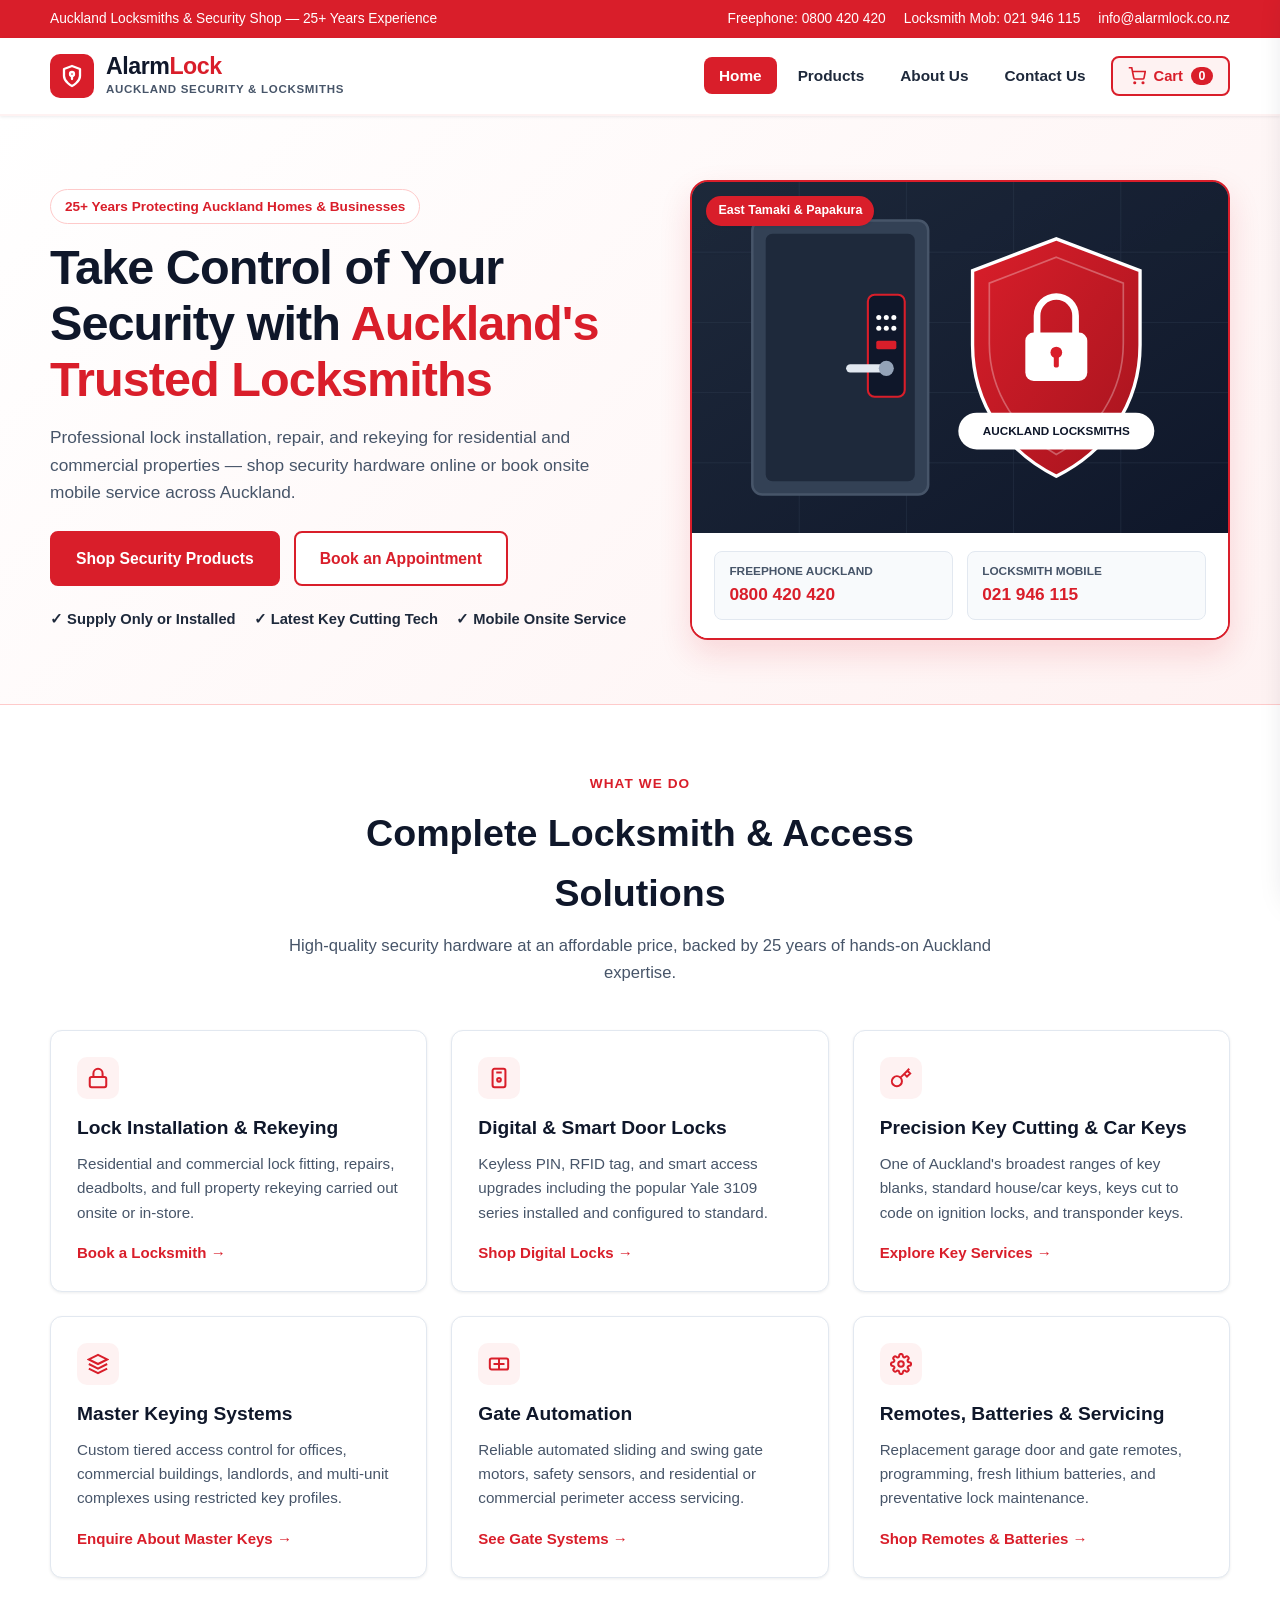
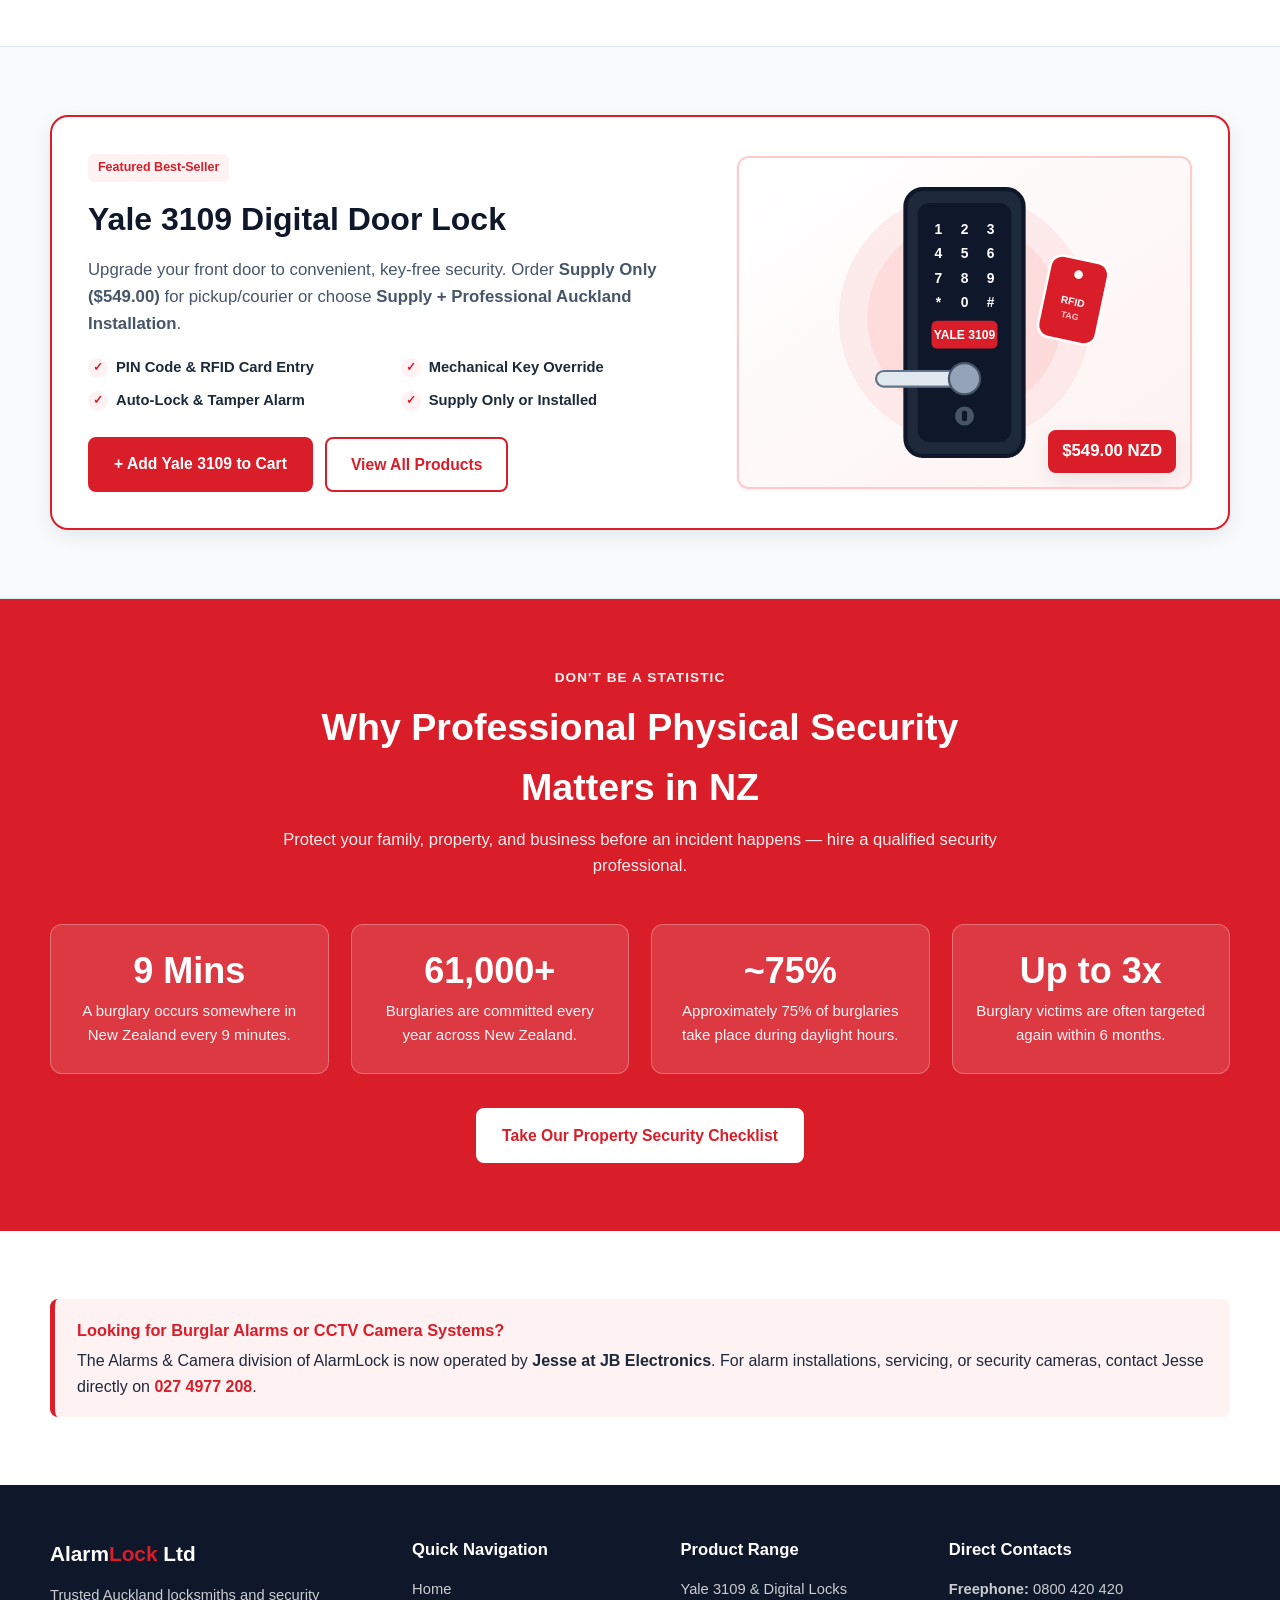
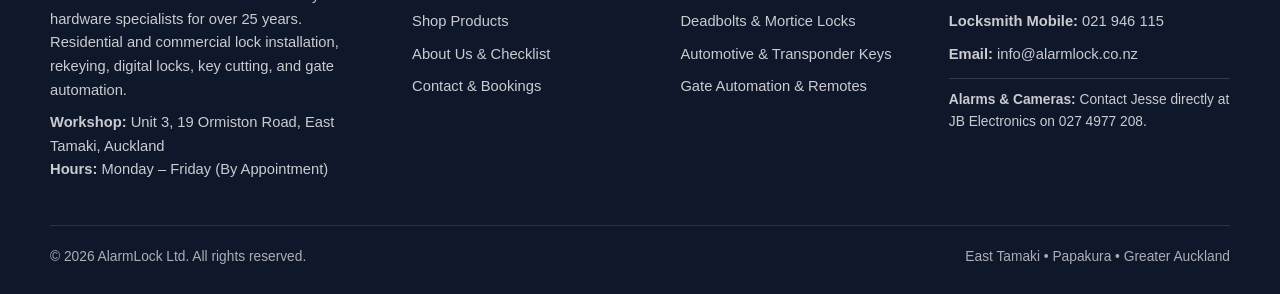
<file: index.html>
<!DOCTYPE html>
<html lang="en-NZ">
<head>
  <meta charset="UTF-8" />
  <meta name="viewport" content="width=device-width, initial-scale=1.0" />
  <title>AlarmLock Auckland | Locksmiths, Digital Locks, Key Cutting &amp; Gate Automation</title>
  <meta name="description" content="Trusted Auckland locksmiths for 25+ years. Shop Yale digital locks, deadbolts, automotive transponder keys, and gate automation, or book an onsite locksmith." />
  <link rel="stylesheet" href="style.css" />
</head>
<body>
  <div class="top-bar">
    <div class="container top-bar-inner">
      <span>Auckland Locksmiths &amp; Security Shop — 25+ Years Experience</span>
      <div class="top-bar-links">
        <a href="tel:0800420420">Freephone: 0800 420 420</a>
        <a href="tel:021946115">Locksmith Mob: 021 946 115</a>
        <a href="mailto:info@alarmlock.co.nz">info@alarmlock.co.nz</a>
      </div>
    </div>
  </div>
  <header class="navbar">
    <div class="container nav-inner">
      <a href="index.html" class="brand" aria-label="AlarmLock Home">
        <div class="brand-icon">
          <svg width="24" height="24" viewBox="0 0 24 24" fill="none" stroke="currentColor" stroke-width="2.3" stroke-linecap="round" stroke-linejoin="round">
            <path d="M12 22s8-4 8-10V5l-8-3-8 3v7c0 6 8 10 8 10z"/>
            <circle cx="12" cy="10" r="2"/>
            <path d="M12 12v3"/>
          </svg>
        </div>
        <div class="brand-text">
          <span class="brand-name">Alarm<span>Lock</span></span>
          <span class="brand-tagline">Auckland Security &amp; Locksmiths</span>
        </div>
      </a>
      <div class="nav-right">
        <ul class="nav-menu" id="navMenu">
          <li><a href="index.html" class="nav-link active">Home</a></li>
          <li><a href="products.html" class="nav-link">Products</a></li>
          <li><a href="about.html" class="nav-link">About Us</a></li>
          <li><a href="contact.html" class="nav-link">Contact Us</a></li>
        </ul>
        <button type="button" class="cart-nav-btn" id="openCartBtn" aria-label="Open Shopping Cart">
          <svg width="18" height="18" viewBox="0 0 24 24" fill="none" stroke="currentColor" stroke-width="2.2">
            <circle cx="9" cy="21" r="1"/><circle cx="20" cy="21" r="1"/>
            <path d="M1 1h4l2.68 13.39a2 2 0 0 0 2 1.61h9.72a2 2 0 0 0 2-1.61L23 6H6"/>
          </svg>
          <span>Cart</span>
          <span class="cart-badge">0</span>
        </button>
        <button class="mobile-toggle" id="mobileToggle" aria-label="Toggle Menu" aria-expanded="false">
          <svg width="24" height="24" viewBox="0 0 24 24" fill="none" stroke="currentColor" stroke-width="2.2">
            <line x1="3" y1="6" x2="21" y2="6"></line>
            <line x1="3" y1="12" x2="21" y2="12"></line>
            <line x1="3" y1="18" x2="21" y2="18"></line>
          </svg>
        </button>
      </div>
    </div>
  </header>
  <section class="hero">
    <div class="container hero-grid">
      <div>
        <span class="badge">25+ Years Protecting Auckland Homes &amp; Businesses</span>
        <h1>Take Control of Your Security with <span>Auckland's Trusted Locksmiths</span></h1>
        <p>Professional lock installation, repair, and rekeying for residential and commercial properties — shop security hardware online or book onsite mobile service across Auckland.</p>
        <div class="hero-actions">
          <a href="products.html" class="btn btn-primary">Shop Security Products</a>
          <a href="contact.html" class="btn btn-outline">Book an Appointment</a>
        </div>
        <div class="hero-trust">
          <span>&#10003; Supply Only or Installed</span>
          <span>&#10003; Latest Key Cutting Tech</span>
          <span>&#10003; Mobile Onsite Service</span>
        </div>
      </div>
      <div class="hero-visual-card">
        <div class="hero-photo-frame">
          <span class="hero-photo-badge">East Tamaki &amp; Papakura</span>
          <img src="images/hero-locksmith.svg" alt="AlarmLock Auckland Residential & Commercial Security" />
        </div>
        <div class="hero-dispatch-strip">
          <div class="dispatch-pill"><small>Freephone Auckland</small><a href="tel:0800420420">0800 420 420</a></div>
          <div class="dispatch-pill"><small>Locksmith Mobile</small><a href="tel:021946115">021 946 115</a></div>
        </div>
      </div>
    </div>
  </section>

  <section class="section">
    <div class="container">
      <div class="section-header">
        <span class="eyebrow">What We Do</span>
        <h2>Complete Locksmith &amp; Access Solutions</h2>
        <p>High-quality security hardware at an affordable price, backed by 25 years of hands-on Auckland expertise.</p>
      </div>
      <div class="grid-3">
        <div class="card">
          <div class="icon-box"><svg width="22" height="22" viewBox="0 0 24 24" fill="none" stroke="currentColor" stroke-width="2.2"><rect x="3" y="11" width="18" height="11" rx="2" ry="2"/><path d="M7 11V7a5 5 0 0 1 10 0v4"/></svg></div>
          <h3>Lock Installation &amp; Rekeying</h3>
          <p>Residential and commercial lock fitting, repairs, deadbolts, and full property rekeying carried out onsite or in-store.</p>
          <a href="contact.html?service=Locksmithing" class="card-link">Book a Locksmith &rarr;</a>
        </div>
        <div class="card">
          <div class="icon-box"><svg width="22" height="22" viewBox="0 0 24 24" fill="none" stroke="currentColor" stroke-width="2.2"><rect x="5" y="2" width="14" height="20" rx="2"/><circle cx="12" cy="14" r="2"/><path d="M9 6h6"/></svg></div>
          <h3>Digital &amp; Smart Door Locks</h3>
          <p>Keyless PIN, RFID tag, and smart access upgrades including the popular Yale 3109 series installed and configured to standard.</p>
          <a href="products.html" class="card-link">Shop Digital Locks &rarr;</a>
        </div>
        <div class="card">
          <div class="icon-box"><svg width="22" height="22" viewBox="0 0 24 24" fill="none" stroke="currentColor" stroke-width="2.2"><path d="M21 2l-2 2m-7.61 7.61a5.5 5.5 0 1 1-7.778 7.778 5.5 5.5 0 0 1 7.777-7.777zm0 0L15.5 7.5m0 0l3 3L22 7l-3-3m-3.5 3.5L19 4"/></svg></div>
          <h3>Precision Key Cutting &amp; Car Keys</h3>
          <p>One of Auckland's broadest ranges of key blanks, standard house/car keys, keys cut to code on ignition locks, and transponder keys.</p>
          <a href="products.html" class="card-link">Explore Key Services &rarr;</a>
        </div>
        <div class="card">
          <div class="icon-box"><svg width="22" height="22" viewBox="0 0 24 24" fill="none" stroke="currentColor" stroke-width="2.2"><path d="M12 2L2 7l10 5 10-5-10-5z"/><path d="M2 17l10 5 10-5"/><path d="M2 12l10 5 10-5"/></svg></div>
          <h3>Master Keying Systems</h3>
          <p>Custom tiered access control for offices, commercial buildings, landlords, and multi-unit complexes using restricted key profiles.</p>
          <a href="contact.html?service=Master%20Keying" class="card-link">Enquire About Master Keys &rarr;</a>
        </div>
        <div class="card">
          <div class="icon-box"><svg width="22" height="22" viewBox="0 0 24 24" fill="none" stroke="currentColor" stroke-width="2.2"><rect x="2" y="6" width="20" height="12" rx="2"/><path d="M6 12h12"/><path d="M12 6v12"/></svg></div>
          <h3>Gate Automation</h3>
          <p>Reliable automated sliding and swing gate motors, safety sensors, and residential or commercial perimeter access servicing.</p>
          <a href="products.html" class="card-link">See Gate Systems &rarr;</a>
        </div>
        <div class="card">
          <div class="icon-box"><svg width="22" height="22" viewBox="0 0 24 24" fill="none" stroke="currentColor" stroke-width="2.2"><circle cx="12" cy="12" r="3"/><path d="M19.4 15a1.65 1.65 0 0 0 .33 1.82l.06.06a2 2 0 0 1-2.83 2.83l-.06-.06a1.65 1.65 0 0 0-1.82-.33 1.65 1.65 0 0 0-1 1.51V21a2 2 0 0 1-4 0v-.09A1.65 1.65 0 0 0 9 19.4a1.65 1.65 0 0 0-1.82.33l-.06.06a2 2 0 0 1-2.83-2.83l.06-.06a1.65 1.65 0 0 0 .33-1.82 1.65 1.65 0 0 0-1.51-1H3a2 2 0 0 1 0-4h.09A1.65 1.65 0 0 0 4.6 9a1.65 1.65 0 0 0-.33-1.82l-.06-.06a2 2 0 0 1 2.83-2.83l.06.06a1.65 1.65 0 0 0 1.82.33H9a1.65 1.65 0 0 0 1-1.51V3a2 2 0 0 1 4 0v.09a1.65 1.65 0 0 0 1 1.51 1.65 1.65 0 0 0 1.82-.33l.06-.06a2 2 0 0 1 2.83 2.83l-.06.06a1.65 1.65 0 0 0-.33 1.82V9a1.65 1.65 0 0 0 1.51 1H21a2 2 0 0 1 0 4h-.09a1.65 1.65 0 0 0-1.51 1z"/></svg></div>
          <h3>Remotes, Batteries &amp; Servicing</h3>
          <p>Replacement garage door and gate remotes, programming, fresh lithium batteries, and preventative lock maintenance.</p>
          <a href="products.html" class="card-link">Shop Remotes &amp; Batteries &rarr;</a>
        </div>
      </div>
    </div>
  </section>

  <section class="section section-alt">
    <div class="container">
      <div class="spotlight">
        <div>
          <span class="product-tag">Featured Best-Seller</span>
          <h2 style="font-size:2rem; color:var(--gray-900); margin:12px 0;">Yale 3109 Digital Door Lock</h2>
          <p style="color:var(--gray-600); font-size:1.05rem;">Upgrade your front door to convenient, key-free security. Order <strong>Supply Only ($549.00)</strong> for pickup/courier or choose <strong>Supply + Professional Auckland Installation</strong>.</p>
          <ul class="feature-list">
            <li>PIN Code &amp; RFID Card Entry</li>
            <li>Mechanical Key Override</li>
            <li>Auto-Lock &amp; Tamper Alarm</li>
            <li>Supply Only or Installed</li>
          </ul>
          <div style="display:flex; flex-wrap:wrap; gap:12px;">
            <button type="button" id="homeSpotlightAddBtn" class="btn btn-primary">+ Add Yale 3109 to Cart</button>
            <a href="products.html" class="btn btn-outline">View All Products</a>
          </div>
        </div>
        <div class="spotlight-photo-box">
          <img src="images/featured-yale-3109.svg" alt="Yale 3109 Digital Mortice Door Lock Featured Best Seller" />
          <span class="spotlight-price-tag">$549.00 NZD</span>
        </div>
      </div>
    </div>
  </section>

  <section class="section section-red">
    <div class="container">
      <div class="section-header">
        <span class="eyebrow">Don't Be a Statistic</span>
        <h2>Why Professional Physical Security Matters in NZ</h2>
        <p>Protect your family, property, and business before an incident happens — hire a qualified security professional.</p>
      </div>
      <div class="grid-4">
        <div class="stat-card"><div class="stat-number">9 Mins</div><div class="stat-label">A burglary occurs somewhere in New Zealand every 9 minutes.</div></div>
        <div class="stat-card"><div class="stat-number">61,000+</div><div class="stat-label">Burglaries are committed every year across New Zealand.</div></div>
        <div class="stat-card"><div class="stat-number">~75%</div><div class="stat-label">Approximately 75% of burglaries take place during daylight hours.</div></div>
        <div class="stat-card"><div class="stat-number">Up to 3x</div><div class="stat-label">Burglary victims are often targeted again within 6 months.</div></div>
      </div>
      <div style="text-align:center; margin-top:34px;">
        <a href="about.html#checklist" class="btn btn-white">Take Our Property Security Checklist</a>
      </div>
    </div>
  </section>

  <section class="section">
    <div class="container">
      <div class="notice-banner" style="margin:0;">
        <h4>Looking for Burglar Alarms or CCTV Camera Systems?</h4>
        <p style="color:var(--gray-800);">The Alarms &amp; Camera division of AlarmLock is now operated by <strong>Jesse at JB Electronics</strong>. For alarm installations, servicing, or security cameras, contact Jesse directly on <a href="tel:0274977208" style="color:var(--red-primary); font-weight:800;">027 4977 208</a>.</p>
      </div>
    </div>
  </section>
  <footer class="footer">
    <div class="container">
      <div class="footer-grid">
        <div>
          <h4 style="font-size:1.3rem;">Alarm<span style="color:#D91E2A;">Lock</span> Ltd</h4>
          <p>Trusted Auckland locksmiths and security hardware specialists for over 25 years. Residential and commercial lock installation, rekeying, digital locks, key cutting, and gate automation.</p>
          <p><strong>Workshop:</strong> Unit 3, 19 Ormiston Road, East Tamaki, Auckland<br>
          <strong>Hours:</strong> Monday – Friday (By Appointment)</p>
        </div>
        <div>
          <h4>Quick Navigation</h4>
          <ul>
            <li><a href="index.html">Home</a></li>
            <li><a href="products.html">Shop Products</a></li>
            <li><a href="about.html">About Us &amp; Checklist</a></li>
            <li><a href="contact.html">Contact &amp; Bookings</a></li>
          </ul>
        </div>
        <div>
          <h4>Product Range</h4>
          <ul>
            <li><a href="products.html">Yale 3109 &amp; Digital Locks</a></li>
            <li><a href="products.html">Deadbolts &amp; Mortice Locks</a></li>
            <li><a href="products.html">Automotive &amp; Transponder Keys</a></li>
            <li><a href="products.html">Gate Automation &amp; Remotes</a></li>
          </ul>
        </div>
        <div>
          <h4>Direct Contacts</h4>
          <p><strong>Freephone:</strong> <a href="tel:0800420420">0800 420 420</a></p>
          <p><strong>Locksmith Mobile:</strong> <a href="tel:021946115">021 946 115</a></p>
          <p><strong>Email:</strong> <a href="mailto:info@alarmlock.co.nz">info@alarmlock.co.nz</a></p>
          <p style="margin-top:12px; font-size:0.86rem; border-top:1px solid rgba(255,255,255,0.15); padding-top:10px;">
            <strong>Alarms &amp; Cameras:</strong> Contact Jesse directly at JB Electronics on <a href="tel:0274977208">027 4977 208</a>.
          </p>
        </div>
      </div>
      <div class="footer-bottom">
        <span>&copy; 2026 AlarmLock Ltd. All rights reserved.</span>
        <span>East Tamaki &bull; Papakura &bull; Greater Auckland</span>
      </div>
    </div>
  </footer>
  <script src="products-data.js"></script>
  <script src="script.js"></script>
</body>
</html>
</file>
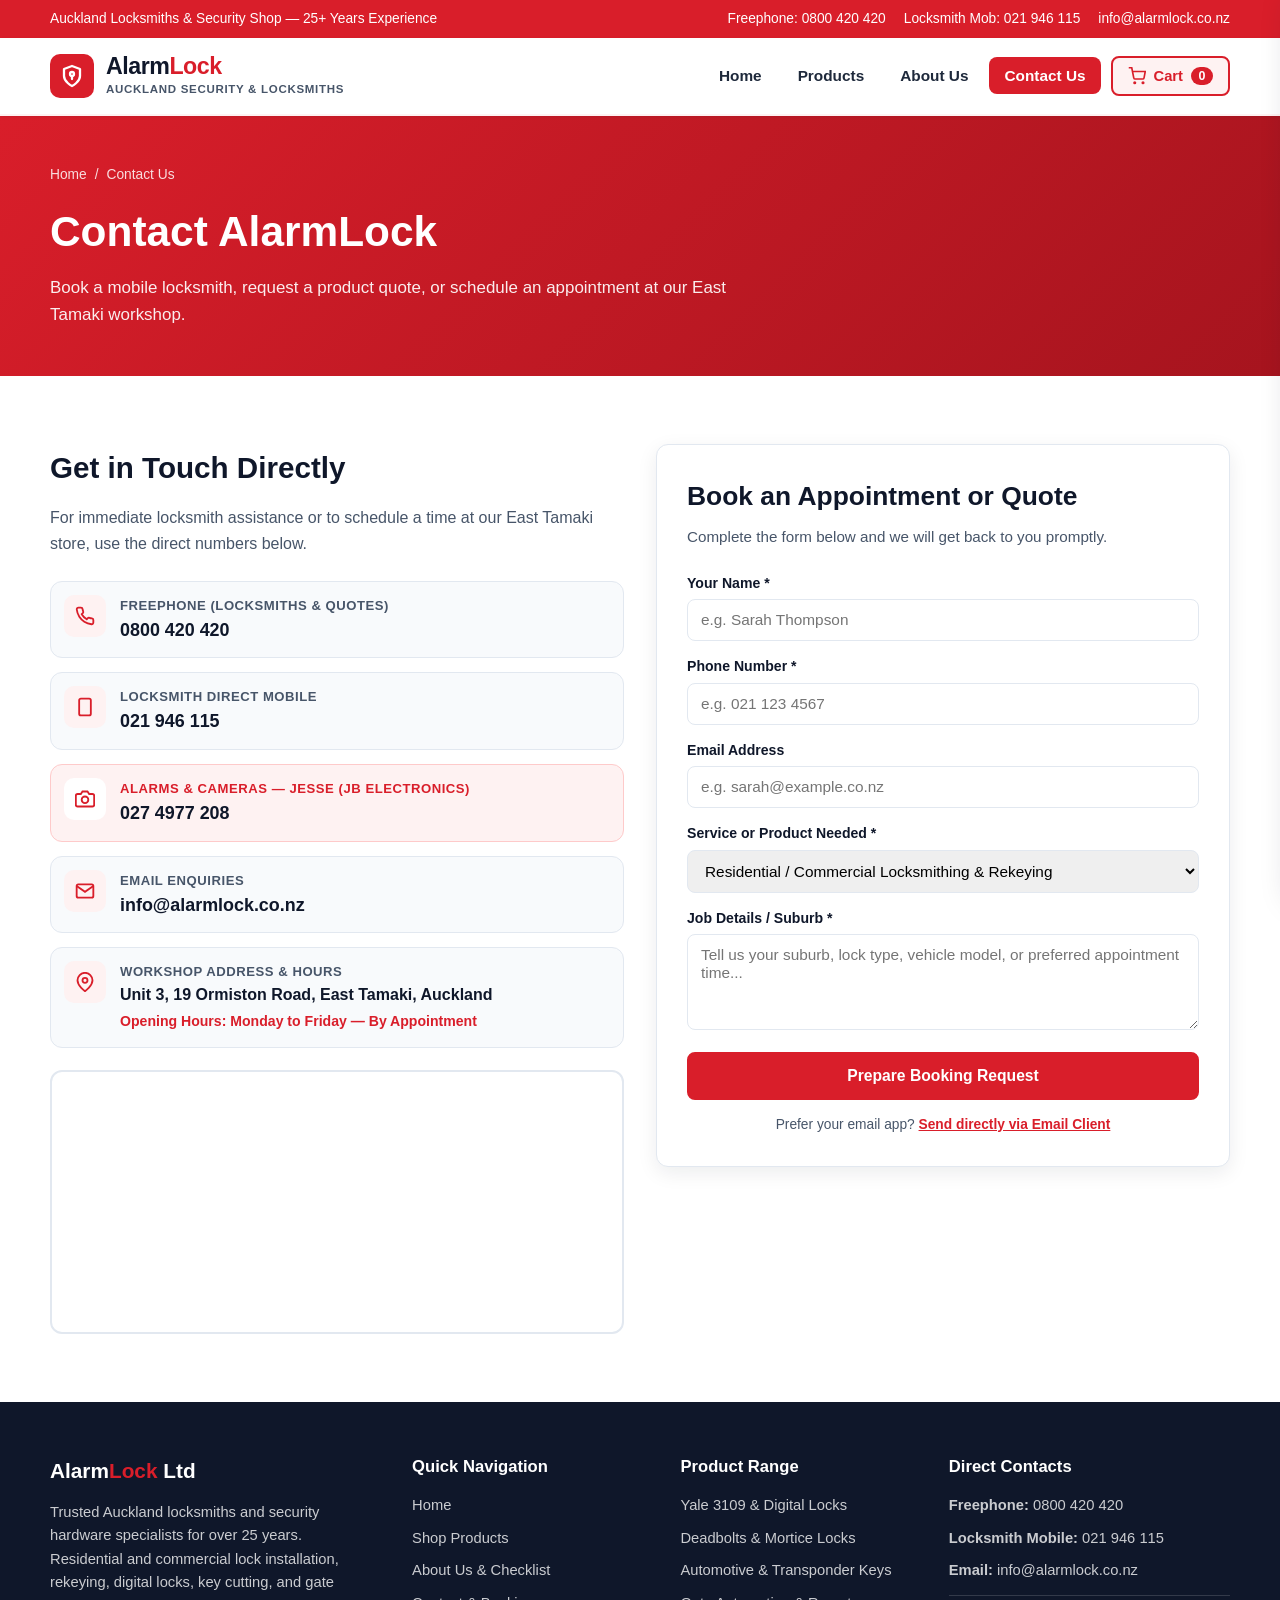
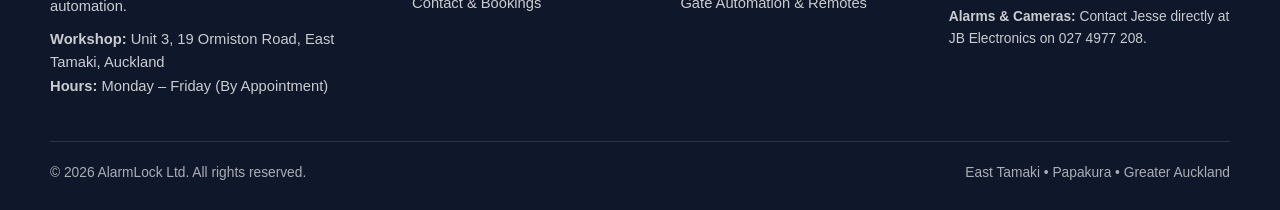
<file: contact.html>
<!DOCTYPE html>
<html lang="en-NZ">
<head>
  <meta charset="UTF-8" />
  <meta name="viewport" content="width=device-width, initial-scale=1.0" />
  <title>Contact Us &amp; Book Appointment | AlarmLock Auckland</title>
  <meta name="description" content="Contact AlarmLock Auckland on 0800 420 420 or 021 946 115. Visit Unit 3, 19 Ormiston Road, East Tamaki (Mon-Fri by appointment) or book a locksmith online." />
  <link rel="stylesheet" href="style.css" />
</head>
<body>
  <div class="top-bar">
    <div class="container top-bar-inner">
      <span>Auckland Locksmiths &amp; Security Shop — 25+ Years Experience</span>
      <div class="top-bar-links">
        <a href="tel:0800420420">Freephone: 0800 420 420</a>
        <a href="tel:021946115">Locksmith Mob: 021 946 115</a>
        <a href="mailto:info@alarmlock.co.nz">info@alarmlock.co.nz</a>
      </div>
    </div>
  </div>
  <header class="navbar">
    <div class="container nav-inner">
      <a href="index.html" class="brand" aria-label="AlarmLock Home">
        <div class="brand-icon">
          <svg width="24" height="24" viewBox="0 0 24 24" fill="none" stroke="currentColor" stroke-width="2.3" stroke-linecap="round" stroke-linejoin="round">
            <path d="M12 22s8-4 8-10V5l-8-3-8 3v7c0 6 8 10 8 10z"/>
            <circle cx="12" cy="10" r="2"/>
            <path d="M12 12v3"/>
          </svg>
        </div>
        <div class="brand-text">
          <span class="brand-name">Alarm<span>Lock</span></span>
          <span class="brand-tagline">Auckland Security &amp; Locksmiths</span>
        </div>
      </a>
      <div class="nav-right">
        <ul class="nav-menu" id="navMenu">
          <li><a href="index.html" class="nav-link">Home</a></li>
          <li><a href="products.html" class="nav-link">Products</a></li>
          <li><a href="about.html" class="nav-link">About Us</a></li>
          <li><a href="contact.html" class="nav-link active">Contact Us</a></li>
        </ul>
        <button type="button" class="cart-nav-btn" id="openCartBtn" aria-label="Open Shopping Cart">
          <svg width="18" height="18" viewBox="0 0 24 24" fill="none" stroke="currentColor" stroke-width="2.2">
            <circle cx="9" cy="21" r="1"/><circle cx="20" cy="21" r="1"/>
            <path d="M1 1h4l2.68 13.39a2 2 0 0 0 2 1.61h9.72a2 2 0 0 0 2-1.61L23 6H6"/>
          </svg>
          <span>Cart</span>
          <span class="cart-badge">0</span>
        </button>
        <button class="mobile-toggle" id="mobileToggle" aria-label="Toggle Menu" aria-expanded="false">
          <svg width="24" height="24" viewBox="0 0 24 24" fill="none" stroke="currentColor" stroke-width="2.2">
            <line x1="3" y1="6" x2="21" y2="6"></line>
            <line x1="3" y1="12" x2="21" y2="12"></line>
            <line x1="3" y1="18" x2="21" y2="18"></line>
          </svg>
        </button>
      </div>
    </div>
  </header>
  <section class="page-header">
    <div class="container">
      <div class="breadcrumb"><a href="index.html">Home</a> <span>/</span> <span>Contact Us</span></div>
      <h1>Contact AlarmLock</h1>
      <p>Book a mobile locksmith, request a product quote, or schedule an appointment at our East Tamaki workshop.</p>
    </div>
  </section>
  <section class="section">
    <div class="container grid-2" style="align-items:start;">
      <div>
        <h2 style="font-size:1.85rem; color:var(--gray-900); margin-bottom:14px;">Get in Touch Directly</h2>
        <p style="color:var(--gray-600); margin-bottom:24px;">For immediate locksmith assistance or to schedule a time at our East Tamaki store, use the direct numbers below.</p>
        <div class="contact-quick-list">
          <div class="contact-quick-item">
            <div class="icon-box"><svg width="20" height="20" viewBox="0 0 24 24" fill="none" stroke="currentColor" stroke-width="2.2"><path d="M22 16.92v3a2 2 0 0 1-2.18 2 19.79 19.79 0 0 1-8.63-3.07 19.5 19.5 0 0 1-6-6 19.79 19.79 0 0 1-3.07-8.67A2 2 0 0 1 4.11 2h3a2 2 0 0 1 2 1.72c.127.96.361 1.903.7 2.81a2 2 0 0 1-.45 2.11L8.09 9.91a16 16 0 0 0 6 6l1.27-1.27a2 2 0 0 1 2.11-.45c.907.339 1.85.573 2.81.7A2 2 0 0 1 22 16.92z"/></svg></div>
            <div><strong>Freephone (Locksmiths &amp; Quotes)</strong><a href="tel:0800420420">0800 420 420</a></div>
          </div>
          <div class="contact-quick-item">
            <div class="icon-box"><svg width="20" height="20" viewBox="0 0 24 24" fill="none" stroke="currentColor" stroke-width="2.2"><rect x="5" y="2" width="14" height="20" rx="2" ry="2"/><line x1="12" y1="18" x2="12.01" y2="18"/></svg></div>
            <div><strong>Locksmith Direct Mobile</strong><a href="tel:021946115">021 946 115</a></div>
          </div>
          <div class="contact-quick-item" style="border-color:var(--red-border); background-color:var(--red-light);">
            <div class="icon-box" style="background-color:var(--white);"><svg width="20" height="20" viewBox="0 0 24 24" fill="none" stroke="currentColor" stroke-width="2.2"><path d="M23 19a2 2 0 0 1-2 2H3a2 2 0 0 1-2-2V8a2 2 0 0 1 2-2h4l2-3h6l2 3h4a2 2 0 0 1 2 2z"/><circle cx="12" cy="13" r="4"/></svg></div>
            <div><strong style="color:var(--red-primary);">Alarms &amp; Cameras — Jesse (JB Electronics)</strong><a href="tel:0274977208">027 4977 208</a></div>
          </div>
          <div class="contact-quick-item">
            <div class="icon-box"><svg width="20" height="20" viewBox="0 0 24 24" fill="none" stroke="currentColor" stroke-width="2.2"><path d="M4 4h16c1.1 0 2 .9 2 2v12c0 1.1-.9 2-2 2H4c-1.1 0-2-.9-2-2V6c0-1.1.9-2 2-2z"/><polyline points="22,6 12,13 2,6"/></svg></div>
            <div><strong>Email Enquiries</strong><a href="mailto:info@alarmlock.co.nz">info@alarmlock.co.nz</a></div>
          </div>
          <div class="contact-quick-item">
            <div class="icon-box"><svg width="20" height="20" viewBox="0 0 24 24" fill="none" stroke="currentColor" stroke-width="2.2"><path d="M21 10c0 7-9 13-9 13s-9-6-9-13a9 9 0 0 1 18 0z"/><circle cx="12" cy="10" r="3"/></svg></div>
            <div><strong>Workshop Address &amp; Hours</strong><span style="font-size:1rem; display:block;">Unit 3, 19 Ormiston Road, East Tamaki, Auckland</span><span style="font-size:0.88rem; font-weight:600; color:var(--red-primary);">Opening Hours: Monday to Friday — By Appointment</span></div>
          </div>
        </div>
        <div class="map-wrapper">
          <iframe title="AlarmLock East Tamaki Location Map" width="100%" height="260" style="border:0; display:block;" loading="lazy" referrerpolicy="no-referrer-when-downgrade" src="https://www.openstreetmap.org/export/embed.html?bbox=174.8895%2C-36.9685%2C174.9045%2C-36.9605&amp;layer=mapnik&amp;marker=-36.9645%2C174.8970"></iframe>
        </div>
      </div>
      <div class="form-card">
        <h2 style="font-size:1.65rem; color:var(--gray-900); margin-bottom:8px;">Book an Appointment or Quote</h2>
        <p style="color:var(--gray-600); font-size:0.95rem; margin-bottom:22px;">Complete the form below and we will get back to you promptly.</p>
        <form id="bookingForm">
          <div class="form-group"><label for="fullName">Your Name *</label><input type="text" id="fullName" class="form-control" placeholder="e.g. Sarah Thompson" required /></div>
          <div class="form-group"><label for="phone">Phone Number *</label><input type="tel" id="phone" class="form-control" placeholder="e.g. 021 123 4567" required /></div>
          <div class="form-group"><label for="email">Email Address</label><input type="email" id="email" class="form-control" placeholder="e.g. sarah@example.co.nz" /></div>
          <div class="form-group">
            <label for="serviceSelect">Service or Product Needed *</label>
            <select id="serviceSelect" class="form-control" required>
              <option value="Locksmithing & Rekeying">Residential / Commercial Locksmithing &amp; Rekeying</option>
              <option value="Digital Lock (Yale 3109)">Digital Door Lock (Yale 3109 / Smart Lock)</option>
              <option value="Key Cutting & Automotive Keys">Key Cutting / Transponder Car Key</option>
              <option value="Master Keying System">Master Keying System</option>
              <option value="Gate Automation & Remotes">Gate Automation / Garage &amp; Gate Remotes</option>
              <option value="Workshop Appointment (East Tamaki)">In-Store Appointment (19 Ormiston Rd, East Tamaki)</option>
            </select>
          </div>
          <div class="form-group"><label for="message">Job Details / Suburb *</label><textarea id="message" rows="4" class="form-control" placeholder="Tell us your suburb, lock type, vehicle model, or preferred appointment time..." required></textarea></div>
          <button type="submit" class="btn btn-primary" style="width:100%;">Prepare Booking Request</button>
          <div id="formSuccess" class="alert-success"></div>
          <p style="margin-top:14px; font-size:0.86rem; color:var(--gray-600); text-align:center;">Prefer your email app? <a id="mailtoFallback" href="mailto:info@alarmlock.co.nz" style="color:var(--red-primary); font-weight:700; text-decoration:underline;">Send directly via Email Client</a></p>
        </form>
      </div>
    </div>
  </section>
  <footer class="footer">
    <div class="container">
      <div class="footer-grid">
        <div>
          <h4 style="font-size:1.3rem;">Alarm<span style="color:#D91E2A;">Lock</span> Ltd</h4>
          <p>Trusted Auckland locksmiths and security hardware specialists for over 25 years. Residential and commercial lock installation, rekeying, digital locks, key cutting, and gate automation.</p>
          <p><strong>Workshop:</strong> Unit 3, 19 Ormiston Road, East Tamaki, Auckland<br>
          <strong>Hours:</strong> Monday – Friday (By Appointment)</p>
        </div>
        <div>
          <h4>Quick Navigation</h4>
          <ul>
            <li><a href="index.html">Home</a></li>
            <li><a href="products.html">Shop Products</a></li>
            <li><a href="about.html">About Us &amp; Checklist</a></li>
            <li><a href="contact.html">Contact &amp; Bookings</a></li>
          </ul>
        </div>
        <div>
          <h4>Product Range</h4>
          <ul>
            <li><a href="products.html">Yale 3109 &amp; Digital Locks</a></li>
            <li><a href="products.html">Deadbolts &amp; Mortice Locks</a></li>
            <li><a href="products.html">Automotive &amp; Transponder Keys</a></li>
            <li><a href="products.html">Gate Automation &amp; Remotes</a></li>
          </ul>
        </div>
        <div>
          <h4>Direct Contacts</h4>
          <p><strong>Freephone:</strong> <a href="tel:0800420420">0800 420 420</a></p>
          <p><strong>Locksmith Mobile:</strong> <a href="tel:021946115">021 946 115</a></p>
          <p><strong>Email:</strong> <a href="mailto:info@alarmlock.co.nz">info@alarmlock.co.nz</a></p>
          <p style="margin-top:12px; font-size:0.86rem; border-top:1px solid rgba(255,255,255,0.15); padding-top:10px;">
            <strong>Alarms &amp; Cameras:</strong> Contact Jesse directly at JB Electronics on <a href="tel:0274977208">027 4977 208</a>.
          </p>
        </div>
      </div>
      <div class="footer-bottom">
        <span>&copy; 2026 AlarmLock Ltd. All rights reserved.</span>
        <span>East Tamaki &bull; Papakura &bull; Greater Auckland</span>
      </div>
    </div>
  </footer>
  <script src="products-data.js"></script>
  <script src="script.js"></script>
</body>
</html>
</file>
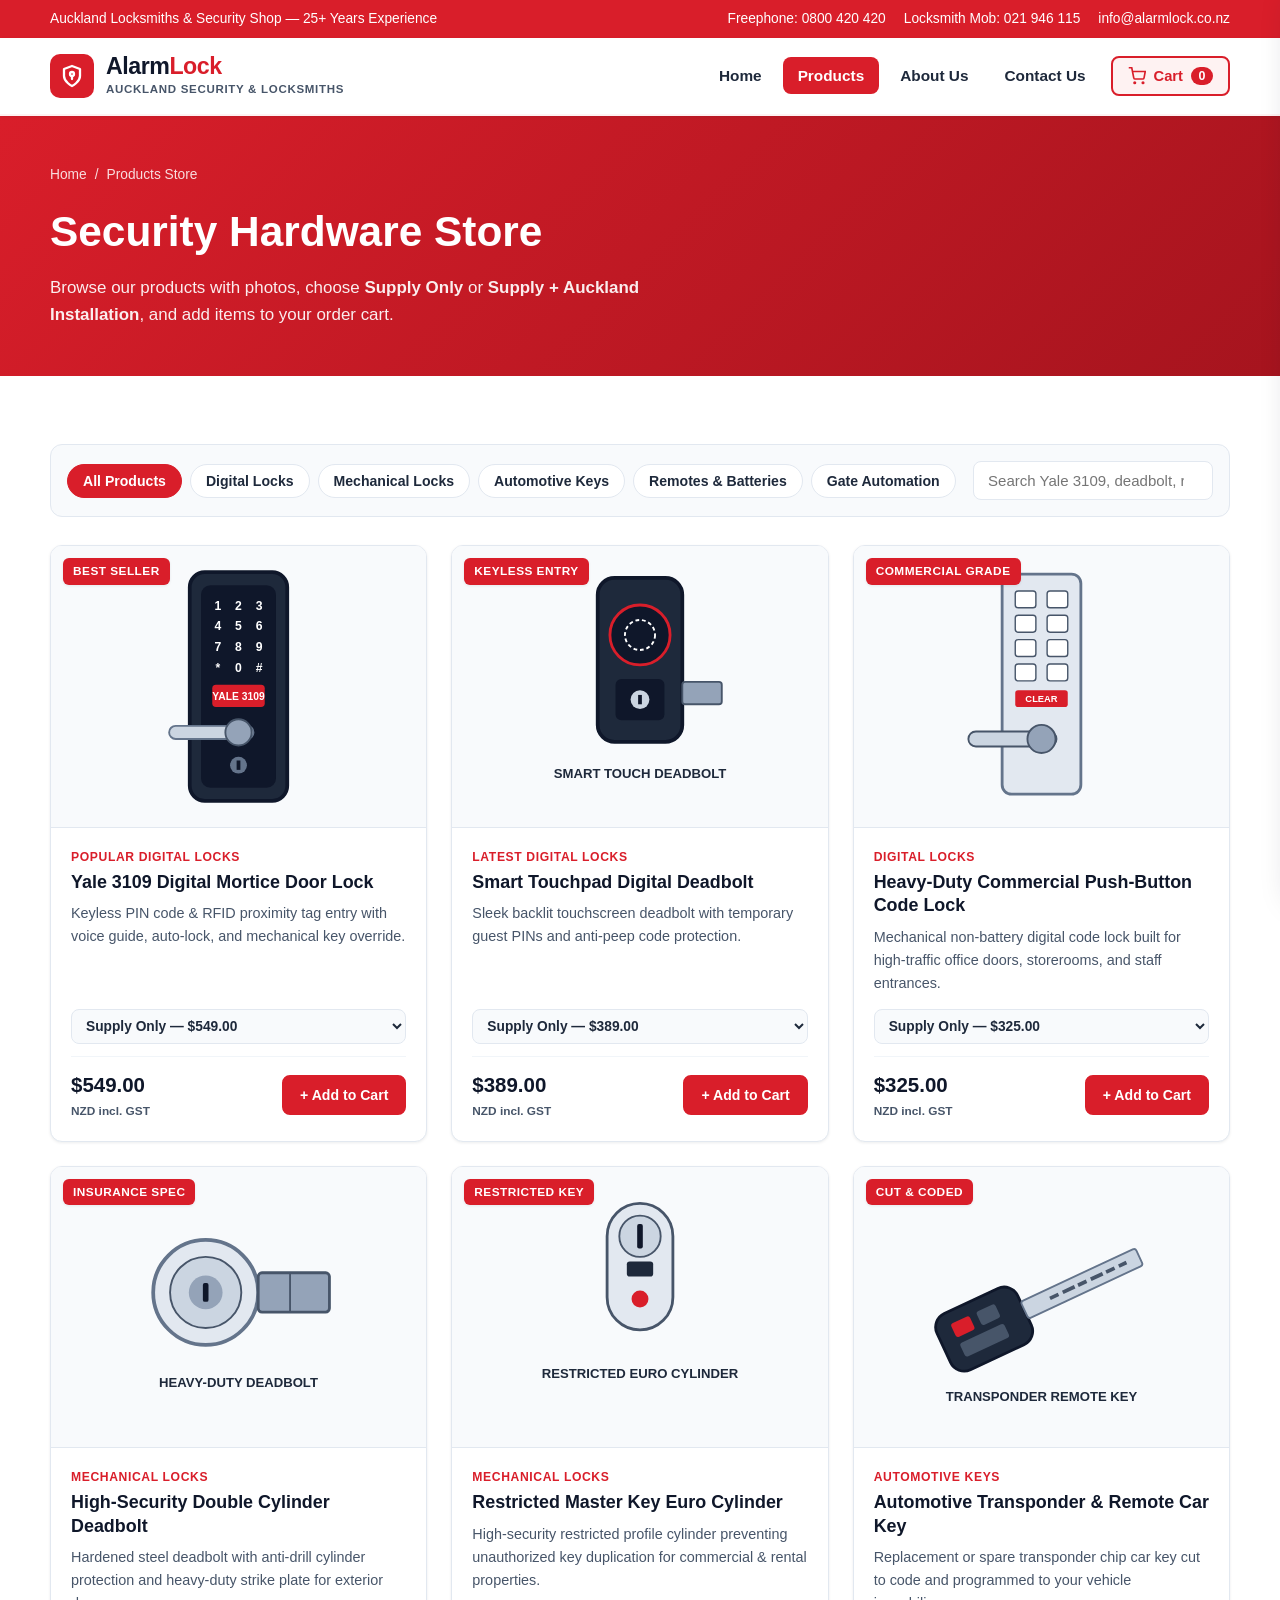
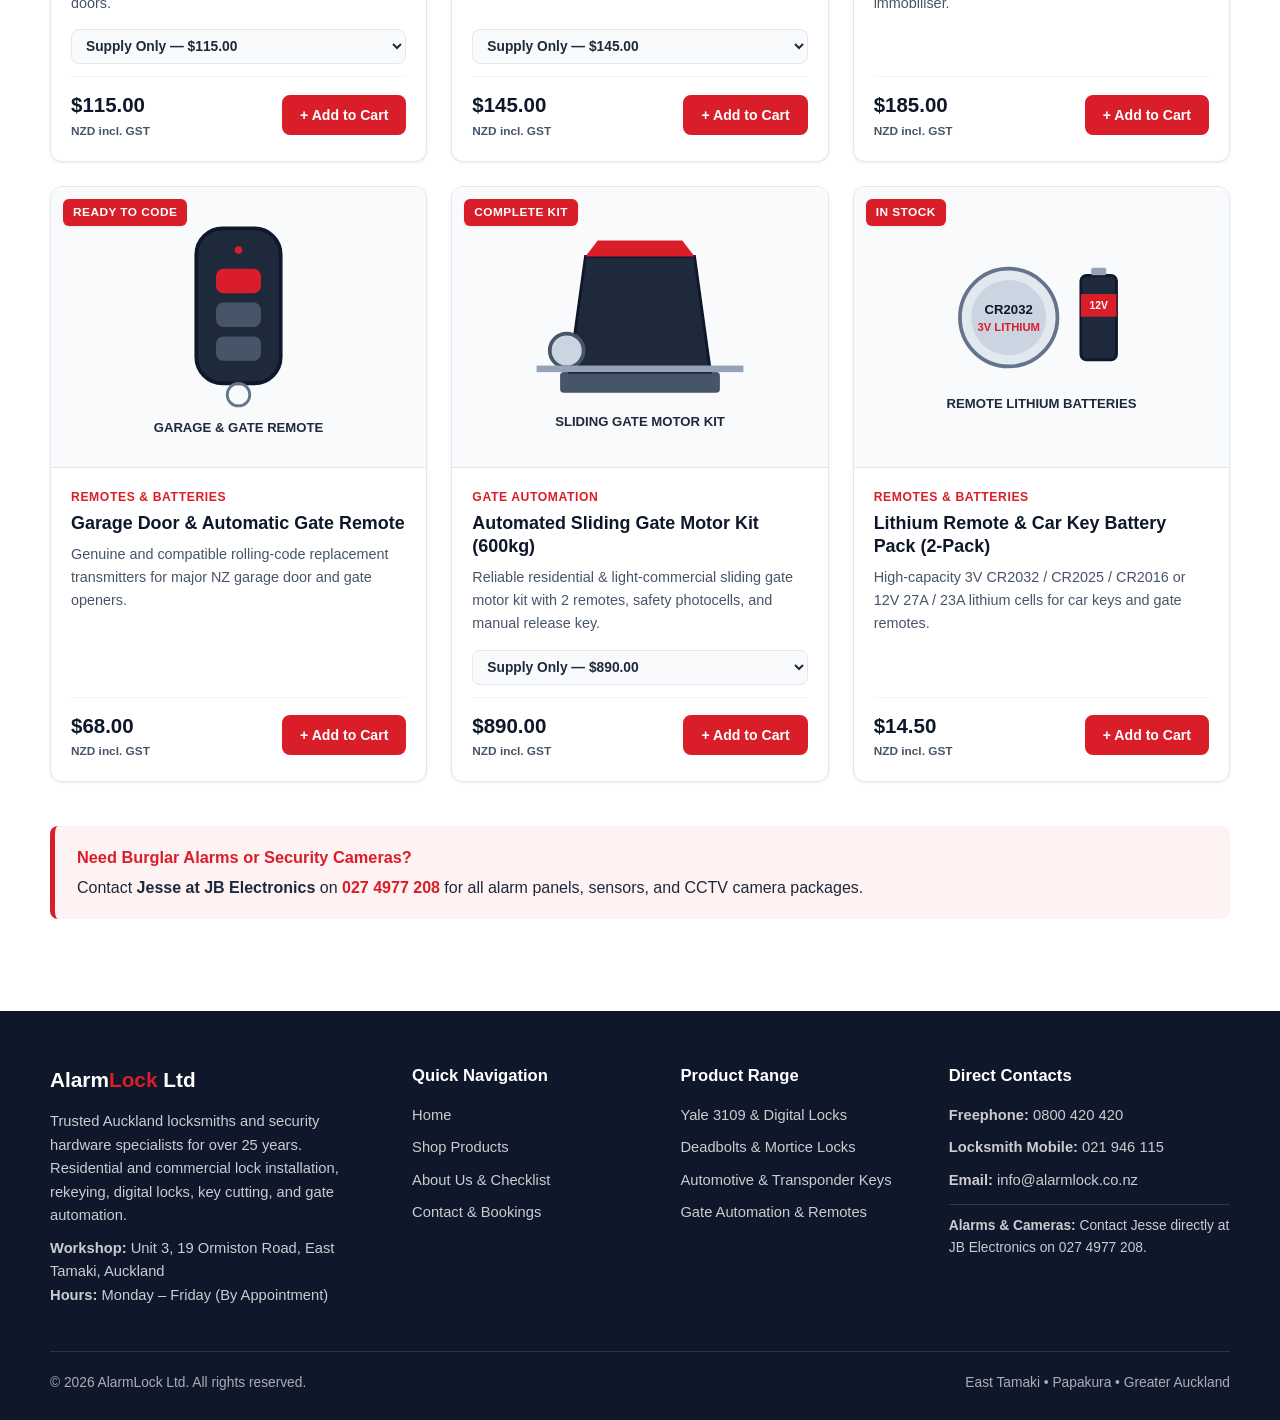
<file: products.html>
<!DOCTYPE html>
<html lang="en-NZ">
<head>
  <meta charset="UTF-8" />
  <meta name="viewport" content="width=device-width, initial-scale=1.0" />
  <title>Shop Products | AlarmLock Auckland — Digital Locks, Locks, Car Keys &amp; Remotes</title>
  <meta name="description" content="Shop AlarmLock's security hardware store: Yale 3109 digital locks, deadbolts, transponder car keys, garage & gate remotes, batteries, and sliding gate motor kits." />
  <link rel="stylesheet" href="style.css" />
</head>
<body>
  <div class="top-bar">
    <div class="container top-bar-inner">
      <span>Auckland Locksmiths &amp; Security Shop — 25+ Years Experience</span>
      <div class="top-bar-links">
        <a href="tel:0800420420">Freephone: 0800 420 420</a>
        <a href="tel:021946115">Locksmith Mob: 021 946 115</a>
        <a href="mailto:info@alarmlock.co.nz">info@alarmlock.co.nz</a>
      </div>
    </div>
  </div>
  <header class="navbar">
    <div class="container nav-inner">
      <a href="index.html" class="brand" aria-label="AlarmLock Home">
        <div class="brand-icon">
          <svg width="24" height="24" viewBox="0 0 24 24" fill="none" stroke="currentColor" stroke-width="2.3" stroke-linecap="round" stroke-linejoin="round">
            <path d="M12 22s8-4 8-10V5l-8-3-8 3v7c0 6 8 10 8 10z"/>
            <circle cx="12" cy="10" r="2"/>
            <path d="M12 12v3"/>
          </svg>
        </div>
        <div class="brand-text">
          <span class="brand-name">Alarm<span>Lock</span></span>
          <span class="brand-tagline">Auckland Security &amp; Locksmiths</span>
        </div>
      </a>
      <div class="nav-right">
        <ul class="nav-menu" id="navMenu">
          <li><a href="index.html" class="nav-link">Home</a></li>
          <li><a href="products.html" class="nav-link active">Products</a></li>
          <li><a href="about.html" class="nav-link">About Us</a></li>
          <li><a href="contact.html" class="nav-link">Contact Us</a></li>
        </ul>
        <button type="button" class="cart-nav-btn" id="openCartBtn" aria-label="Open Shopping Cart">
          <svg width="18" height="18" viewBox="0 0 24 24" fill="none" stroke="currentColor" stroke-width="2.2">
            <circle cx="9" cy="21" r="1"/><circle cx="20" cy="21" r="1"/>
            <path d="M1 1h4l2.68 13.39a2 2 0 0 0 2 1.61h9.72a2 2 0 0 0 2-1.61L23 6H6"/>
          </svg>
          <span>Cart</span>
          <span class="cart-badge">0</span>
        </button>
        <button class="mobile-toggle" id="mobileToggle" aria-label="Toggle Menu" aria-expanded="false">
          <svg width="24" height="24" viewBox="0 0 24 24" fill="none" stroke="currentColor" stroke-width="2.2">
            <line x1="3" y1="6" x2="21" y2="6"></line>
            <line x1="3" y1="12" x2="21" y2="12"></line>
            <line x1="3" y1="18" x2="21" y2="18"></line>
          </svg>
        </button>
      </div>
    </div>
  </header>
  <section class="page-header">
    <div class="container">
      <div class="breadcrumb"><a href="index.html">Home</a> <span>/</span> <span>Products Store</span></div>
      <h1>Security Hardware Store</h1>
      <p>Browse our products with photos, choose <strong>Supply Only</strong> or <strong>Supply + Auckland Installation</strong>, and add items to your order cart.</p>
    </div>
  </section>
  <section class="section">
    <div class="container">
      <div class="filter-bar">
        <div class="filter-tabs" role="tablist" aria-label="Product Categories">
          <button class="filter-btn active" data-filter="all">All Products</button>
          <button class="filter-btn" data-filter="digital">Digital Locks</button>
          <button class="filter-btn" data-filter="locks">Mechanical Locks</button>
          <button class="filter-btn" data-filter="automotive">Automotive Keys</button>
          <button class="filter-btn" data-filter="remotes">Remotes &amp; Batteries</button>
          <button class="filter-btn" data-filter="gates">Gate Automation</button>
        </div>
        <input type="search" id="productSearch" class="search-input" placeholder="Search Yale 3109, deadbolt, remote..." aria-label="Search products" />
      </div>
      <div id="noProductsFound" style="display:none; text-align:center; padding:48px 20px; background:var(--off-white); border-radius:var(--radius-md); margin-bottom:24px;">
        <h3 style="color:var(--gray-900); margin-bottom:8px;">No matching products found</h3>
        <p style="color:var(--gray-600);">Try clearing your search or call our workshop on <a href="tel:0800420420" style="color:var(--red-primary); font-weight:700;">0800 420 420</a> — we stock hundreds of specialty blanks and hardware items.</p>
      </div>
      <div class="grid-3" id="productsGrid"></div>
      <div class="notice-banner" style="margin-top:44px;">
        <h4>Need Burglar Alarms or Security Cameras?</h4>
        <p style="color:var(--gray-800);">Contact <strong>Jesse at JB Electronics</strong> on <a href="tel:0274977208" style="color:var(--red-primary); font-weight:800;">027 4977 208</a> for all alarm panels, sensors, and CCTV camera packages.</p>
      </div>
    </div>
  </section>
  <footer class="footer">
    <div class="container">
      <div class="footer-grid">
        <div>
          <h4 style="font-size:1.3rem;">Alarm<span style="color:#D91E2A;">Lock</span> Ltd</h4>
          <p>Trusted Auckland locksmiths and security hardware specialists for over 25 years. Residential and commercial lock installation, rekeying, digital locks, key cutting, and gate automation.</p>
          <p><strong>Workshop:</strong> Unit 3, 19 Ormiston Road, East Tamaki, Auckland<br>
          <strong>Hours:</strong> Monday – Friday (By Appointment)</p>
        </div>
        <div>
          <h4>Quick Navigation</h4>
          <ul>
            <li><a href="index.html">Home</a></li>
            <li><a href="products.html">Shop Products</a></li>
            <li><a href="about.html">About Us &amp; Checklist</a></li>
            <li><a href="contact.html">Contact &amp; Bookings</a></li>
          </ul>
        </div>
        <div>
          <h4>Product Range</h4>
          <ul>
            <li><a href="products.html">Yale 3109 &amp; Digital Locks</a></li>
            <li><a href="products.html">Deadbolts &amp; Mortice Locks</a></li>
            <li><a href="products.html">Automotive &amp; Transponder Keys</a></li>
            <li><a href="products.html">Gate Automation &amp; Remotes</a></li>
          </ul>
        </div>
        <div>
          <h4>Direct Contacts</h4>
          <p><strong>Freephone:</strong> <a href="tel:0800420420">0800 420 420</a></p>
          <p><strong>Locksmith Mobile:</strong> <a href="tel:021946115">021 946 115</a></p>
          <p><strong>Email:</strong> <a href="mailto:info@alarmlock.co.nz">info@alarmlock.co.nz</a></p>
          <p style="margin-top:12px; font-size:0.86rem; border-top:1px solid rgba(255,255,255,0.15); padding-top:10px;">
            <strong>Alarms &amp; Cameras:</strong> Contact Jesse directly at JB Electronics on <a href="tel:0274977208">027 4977 208</a>.
          </p>
        </div>
      </div>
      <div class="footer-bottom">
        <span>&copy; 2026 AlarmLock Ltd. All rights reserved.</span>
        <span>East Tamaki &bull; Papakura &bull; Greater Auckland</span>
      </div>
    </div>
  </footer>
  <script src="products-data.js"></script>
  <script src="script.js"></script>
</body>
</html>
</file>
<file: style.css>
/* AlarmLock New Zealand — Red & White Theme Stylesheet */
:root {
  --red-primary: #D91E2A;
  --red-dark: #A6141E;
  --red-light: #FEF2F2;
  --red-border: #FECACA;
  --white: #FFFFFF;
  --off-white: #F8FAFC;
  --gray-100: #F1F5F9;
  --gray-200: #E2E8F0;
  --gray-400: #94A3B8;
  --gray-600: #475569;
  --gray-800: #1E293B;
  --gray-900: #0F172A;
  --shadow-sm: 0 1px 3px rgba(15, 23, 42, 0.08);
  --shadow-md: 0 6px 20px rgba(15, 23, 42, 0.08);
  --shadow-lg: 0 14px 32px rgba(217, 30, 42, 0.14);
  --radius-sm: 8px;
  --radius-md: 12px;
  --radius-lg: 18px;
  --transition: all 0.22s ease;
}

* { box-sizing: border-box; margin: 0; padding: 0; }
html { scroll-behavior: smooth; }
body {
  font-family: -apple-system, BlinkMacSystemFont, "Segoe UI", Roboto, Oxygen, Ubuntu, Cantarell, sans-serif;
  background-color: var(--white);
  color: var(--gray-800);
  line-height: 1.6;
  -webkit-font-smoothing: antialiased;
}
a { text-decoration: none; color: inherit; }
ul { list-style: none; }
img { max-width: 100%; display: block; }
.container { width: 100%; max-width: 1220px; margin: 0 auto; padding: 0 20px; }

.top-bar { background-color: var(--red-primary); color: var(--white); font-size: 0.86rem; padding: 8px 0; }
.top-bar-inner { display: flex; flex-wrap: wrap; justify-content: space-between; align-items: center; gap: 8px; }
.top-bar-links { display: flex; flex-wrap: wrap; align-items: center; gap: 18px; }
.top-bar a { color: var(--white); font-weight: 500; display: inline-flex; align-items: center; gap: 6px; }
.top-bar a:hover { text-decoration: underline; }

.navbar { position: sticky; top: 0; z-index: 900; background-color: var(--white); border-bottom: 2px solid var(--red-light); box-shadow: var(--shadow-sm); }
.nav-inner { display: flex; justify-content: space-between; align-items: center; height: 76px; }
.brand { display: flex; align-items: center; gap: 12px; }
.brand-icon { width: 44px; height: 44px; background: var(--red-primary); color: var(--white); border-radius: 10px; display: flex; align-items: center; justify-content: center; flex-shrink: 0; }
.brand-text { display: flex; flex-direction: column; }
.brand-name { font-size: 1.45rem; font-weight: 800; letter-spacing: -0.02em; color: var(--gray-900); line-height: 1.1; }
.brand-name span { color: var(--red-primary); }
.brand-tagline { font-size: 0.72rem; font-weight: 600; text-transform: uppercase; letter-spacing: 0.06em; color: var(--gray-600); }
.nav-right { display: flex; align-items: center; gap: 10px; }
.nav-menu { display: flex; align-items: center; gap: 6px; }
.nav-link { padding: 10px 15px; border-radius: var(--radius-sm); font-weight: 600; font-size: 0.96rem; color: var(--gray-800); transition: var(--transition); }
.nav-link:hover { background-color: var(--red-light); color: var(--red-primary); }
.nav-link.active { background-color: var(--red-primary); color: var(--white); }

.cart-nav-btn { display: inline-flex; align-items: center; gap: 8px; background-color: var(--red-light); color: var(--red-primary); border: 2px solid var(--red-primary); padding: 9px 15px; border-radius: var(--radius-sm); font-weight: 800; font-size: 0.92rem; cursor: pointer; transition: var(--transition); }
.cart-nav-btn:hover { background-color: var(--red-primary); color: var(--white); }
.cart-badge { background-color: var(--red-primary); color: var(--white); font-size: 0.78rem; font-weight: 800; padding: 2px 7px; border-radius: 999px; min-width: 22px; text-align: center; }
.cart-nav-btn:hover .cart-badge { background-color: var(--white); color: var(--red-primary); }
.mobile-toggle { display: none; background: none; border: 2px solid var(--gray-200); border-radius: var(--radius-sm); padding: 8px 10px; cursor: pointer; color: var(--gray-900); }

.btn { display: inline-flex; align-items: center; justify-content: center; gap: 8px; padding: 13px 24px; border-radius: var(--radius-sm); font-weight: 700; font-size: 0.98rem; cursor: pointer; transition: var(--transition); border: 2px solid transparent; font-family: inherit; }
.btn-primary { background-color: var(--red-primary); color: var(--white); border-color: var(--red-primary); }
.btn-primary:hover { background-color: var(--red-dark); border-color: var(--red-dark); transform: translateY(-1px); box-shadow: var(--shadow-lg); }
.btn-outline { background-color: var(--white); color: var(--red-primary); border-color: var(--red-primary); }
.btn-outline:hover { background-color: var(--red-light); }
.btn-white { background-color: var(--white); color: var(--red-primary); border-color: var(--white); }
.btn-white:hover { background-color: var(--red-light); }
.btn-sm { padding: 10px 16px; font-size: 0.88rem; }

.hero { background: linear-gradient(135deg, var(--white) 0%, var(--red-light) 100%); border-bottom: 1px solid var(--red-border); padding: 64px 0; }
.hero-grid { display: grid; grid-template-columns: 1.05fr 0.95fr; gap: 44px; align-items: center; }
.badge { display: inline-flex; align-items: center; gap: 8px; background-color: var(--white); color: var(--red-primary); border: 1px solid var(--red-border); padding: 6px 14px; border-radius: 999px; font-size: 0.85rem; font-weight: 700; margin-bottom: 16px; }
.hero h1 { font-size: clamp(2.05rem, 3.8vw, 3.1rem); font-weight: 800; line-height: 1.15; color: var(--gray-900); margin-bottom: 16px; letter-spacing: -0.02em; }
.hero h1 span { color: var(--red-primary); }
.hero p { font-size: 1.08rem; color: var(--gray-600); margin-bottom: 24px; max-width: 560px; }
.hero-actions { display: flex; flex-wrap: wrap; gap: 14px; margin-bottom: 22px; }
.hero-trust { display: flex; flex-wrap: wrap; gap: 18px; font-size: 0.92rem; font-weight: 600; color: var(--gray-800); }

.hero-visual-card { background-color: var(--white); border: 2px solid var(--red-primary); border-radius: var(--radius-lg); overflow: hidden; box-shadow: var(--shadow-lg); }
.hero-photo-frame { position: relative; width: 100%; aspect-ratio: 16 / 10.5; background-color: var(--gray-900); overflow: hidden; }
.hero-photo-frame img { width: 100%; height: 100%; object-fit: cover; }
.hero-photo-badge { position: absolute; top: 14px; left: 14px; background-color: var(--red-primary); color: var(--white); font-size: 0.78rem; font-weight: 800; padding: 5px 12px; border-radius: 999px; box-shadow: var(--shadow-sm); }
.hero-dispatch-strip { padding: 18px 22px; background-color: var(--white); display: grid; grid-template-columns: 1fr 1fr; gap: 14px; }
.dispatch-pill { background-color: var(--off-white); border: 1px solid var(--gray-200); border-radius: var(--radius-sm); padding: 10px 14px; }
.dispatch-pill small { display: block; font-size: 0.74rem; font-weight: 700; text-transform: uppercase; color: var(--gray-600); }
.dispatch-pill a { font-size: 1.08rem; font-weight: 800; color: var(--red-primary); }
.dispatch-pill a:hover { text-decoration: underline; }

.spotlight { background-color: var(--white); border: 2px solid var(--red-primary); border-radius: var(--radius-lg); padding: 36px; display: grid; grid-template-columns: 1.15fr 0.85fr; gap: 34px; align-items: center; box-shadow: var(--shadow-md); }
.spotlight-photo-box { position: relative; background-color: var(--off-white); border: 2px solid var(--red-border); border-radius: var(--radius-md); overflow: hidden; box-shadow: var(--shadow-sm); }
.spotlight-photo-box img { width: 100%; height: auto; object-fit: cover; }
.spotlight-price-tag { position: absolute; bottom: 14px; right: 14px; background-color: var(--red-primary); color: var(--white); padding: 8px 14px; border-radius: var(--radius-sm); font-weight: 800; font-size: 1.05rem; box-shadow: var(--shadow-md); }

.about-photo-card { background-color: var(--white); border: 2px solid var(--gray-200); border-radius: var(--radius-md); overflow: hidden; box-shadow: var(--shadow-md); margin-bottom: 24px; }
.about-photo-card img { width: 100%; aspect-ratio: 16 / 10; object-fit: cover; }
.about-photo-caption { padding: 12px 16px; background-color: var(--off-white); border-top: 1px solid var(--gray-200); font-size: 0.86rem; font-weight: 600; color: var(--gray-600); display: flex; justify-content: space-between; align-items: center; flex-wrap: wrap; gap: 8px; }

.section { padding: 68px 0; }
.section-alt { background-color: var(--off-white); border-top: 1px solid var(--gray-200); border-bottom: 1px solid var(--gray-200); }
.section-red { background-color: var(--red-primary); color: var(--white); }
.section-header { text-align: center; max-width: 720px; margin: 0 auto 44px; }
.section-header .eyebrow { color: var(--red-primary); font-weight: 800; font-size: 0.85rem; text-transform: uppercase; letter-spacing: 0.08em; display: block; margin-bottom: 8px; }
.section-red .section-header .eyebrow { color: var(--red-light); }
.section-header h2 { font-size: clamp(1.75rem, 3vw, 2.35rem); font-weight: 800; color: var(--gray-900); margin-bottom: 10px; }
.section-red .section-header h2 { color: var(--white); }
.section-header p { color: var(--gray-600); font-size: 1.04rem; }
.section-red .section-header p { color: rgba(255, 255, 255, 0.92); }

.grid-3 { display: grid; grid-template-columns: repeat(3, 1fr); gap: 24px; }
.grid-4 { display: grid; grid-template-columns: repeat(4, 1fr); gap: 22px; }
.grid-2 { display: grid; grid-template-columns: repeat(2, 1fr); gap: 32px; }

.card { background-color: var(--white); border: 1px solid var(--gray-200); border-radius: var(--radius-md); padding: 26px; box-shadow: var(--shadow-sm); transition: var(--transition); display: flex; flex-direction: column; }
.card:hover { border-color: var(--red-primary); box-shadow: var(--shadow-md); transform: translateY(-3px); }
.icon-box { width: 42px; height: 42px; border-radius: 10px; background-color: var(--red-light); color: var(--red-primary); display: flex; align-items: center; justify-content: center; flex-shrink: 0; }
.card h3 { font-size: 1.2rem; font-weight: 700; color: var(--gray-900); margin: 14px 0 8px; }
.card p { color: var(--gray-600); font-size: 0.95rem; margin-bottom: 16px; flex-grow: 1; }
.card-link { color: var(--red-primary); font-weight: 700; font-size: 0.94rem; display: inline-flex; align-items: center; gap: 6px; }
.card-link:hover { text-decoration: underline; }

.shop-card { background-color: var(--white); border: 1px solid var(--gray-200); border-radius: var(--radius-md); overflow: hidden; box-shadow: var(--shadow-sm); transition: var(--transition); display: flex; flex-direction: column; }
.shop-card:hover { border-color: var(--red-primary); box-shadow: var(--shadow-md); transform: translateY(-4px); }
.shop-img-wrap { position: relative; width: 100%; aspect-ratio: 4 / 3; background-color: var(--off-white); border-bottom: 1px solid var(--gray-200); overflow: hidden; cursor: pointer; }
.shop-img-wrap img { width: 100%; height: 100%; object-fit: cover; transition: transform 0.35s ease; }
.shop-card:hover .shop-img-wrap img { transform: scale(1.04); }
.shop-badge { position: absolute; top: 12px; left: 12px; background-color: var(--red-primary); color: var(--white); font-size: 0.74rem; font-weight: 800; text-transform: uppercase; letter-spacing: 0.04em; padding: 4px 10px; border-radius: 6px; box-shadow: var(--shadow-sm); }
.quick-view-pill { position: absolute; bottom: 10px; right: 10px; background-color: rgba(15, 23, 42, 0.82); color: var(--white); font-size: 0.76rem; font-weight: 600; padding: 5px 10px; border-radius: 6px; opacity: 0; transition: var(--transition); }
.shop-img-wrap:hover .quick-view-pill { opacity: 1; }
.shop-body { padding: 20px; display: flex; flex-direction: column; flex-grow: 1; }
.shop-cat { font-size: 0.76rem; font-weight: 700; text-transform: uppercase; letter-spacing: 0.05em; color: var(--red-primary); margin-bottom: 4px; }
.shop-title { font-size: 1.12rem; font-weight: 800; color: var(--gray-900); line-height: 1.3; margin-bottom: 8px; cursor: pointer; }
.shop-title:hover { color: var(--red-primary); }
.shop-desc { font-size: 0.9rem; color: var(--gray-600); margin-bottom: 14px; flex-grow: 1; }
.shop-option-row { margin-bottom: 12px; }
.shop-option-select { width: 100%; padding: 8px 10px; border: 1px solid var(--gray-200); border-radius: var(--radius-sm); font-size: 0.86rem; font-weight: 600; color: var(--gray-800); background-color: var(--off-white); }
.shop-footer { display: flex; align-items: center; justify-content: space-between; gap: 10px; padding-top: 12px; border-top: 1px solid var(--gray-100); }
.shop-price { font-size: 1.28rem; font-weight: 800; color: var(--gray-900); }
.shop-price small { font-size: 0.74rem; font-weight: 600; color: var(--gray-600); display: block; }

.drawer-backdrop, .modal-backdrop { position: fixed; inset: 0; background-color: rgba(15, 23, 42, 0.55); z-index: 1100; display: none; opacity: 0; transition: opacity 0.22s ease; }
.drawer-backdrop.open, .modal-backdrop.open { display: block; opacity: 1; }
.cart-drawer { position: fixed; top: 0; right: -460px; width: 100%; max-width: 440px; height: 100vh; background-color: var(--white); z-index: 1200; box-shadow: -8px 0 30px rgba(15, 23, 42, 0.18); display: flex; flex-direction: column; transition: right 0.28s ease; }
.cart-drawer.open { right: 0; }
.cart-header { background-color: var(--red-primary); color: var(--white); padding: 18px 22px; display: flex; align-items: center; justify-content: space-between; }
.cart-header h3 { font-size: 1.2rem; font-weight: 800; }
.close-btn { background: rgba(255, 255, 255, 0.18); border: none; color: var(--white); width: 34px; height: 34px; border-radius: 8px; font-size: 1.3rem; cursor: pointer; display: flex; align-items: center; justify-content: center; }
.close-btn:hover { background: rgba(255, 255, 255, 0.3); }
.cart-body { padding: 20px; overflow-y: auto; flex-grow: 1; }
.cart-item { display: flex; gap: 12px; padding: 12px 0; border-bottom: 1px solid var(--gray-200); }
.cart-item img { width: 66px; height: 52px; object-fit: cover; border-radius: 6px; border: 1px solid var(--gray-200); flex-shrink: 0; }
.cart-item-info { flex-grow: 1; }
.cart-item-title { font-weight: 700; font-size: 0.94rem; color: var(--gray-900); line-height: 1.25; }
.cart-item-opt { font-size: 0.78rem; color: var(--red-primary); font-weight: 600; margin-top: 2px; }
.cart-item-controls { display: flex; align-items: center; justify-content: space-between; margin-top: 8px; }
.qty-box { display: inline-flex; align-items: center; border: 1px solid var(--gray-200); border-radius: 6px; overflow: hidden; }
.qty-btn { background: var(--off-white); border: none; width: 28px; height: 26px; font-weight: 800; cursor: pointer; color: var(--gray-900); }
.qty-btn:hover { background: var(--red-light); color: var(--red-primary); }
.qty-val { padding: 0 10px; font-size: 0.88rem; font-weight: 700; }
.remove-item-btn { background: none; border: none; color: var(--gray-600); font-size: 0.78rem; text-decoration: underline; cursor: pointer; }
.remove-item-btn:hover { color: var(--red-primary); }
.cart-footer { border-top: 2px solid var(--gray-200); padding: 18px 22px; background-color: var(--off-white); }
.cart-total-row { display: flex; justify-content: space-between; align-items: center; font-size: 1.15rem; font-weight: 800; color: var(--gray-900); margin-bottom: 12px; }

.product-modal { position: fixed; top: 50%; left: 50%; transform: translate(-50%, -50%) scale(0.96); width: 92%; max-width: 760px; max-height: 90vh; overflow-y: auto; background-color: var(--white); border-radius: var(--radius-lg); z-index: 1250; box-shadow: 0 24px 48px rgba(15, 23, 42, 0.25); display: none; }
.product-modal.open { display: block; transform: translate(-50%, -50%) scale(1); }
.modal-grid { display: grid; grid-template-columns: 1fr 1.1fr; gap: 24px; padding: 28px; }

.stat-card { background-color: rgba(255, 255, 255, 0.12); border: 1px solid rgba(255, 255, 255, 0.28); border-radius: var(--radius-md); padding: 26px 20px; text-align: center; }
.stat-number { font-size: 2.25rem; font-weight: 800; line-height: 1.1; margin-bottom: 8px; color: var(--white); }
.stat-label { font-size: 0.94rem; color: rgba(255, 255, 255, 0.95); }

.feature-list { display: grid; grid-template-columns: 1fr 1fr; gap: 10px; margin: 18px 0 24px; }
.feature-list li { display: flex; align-items: flex-start; gap: 8px; font-weight: 600; font-size: 0.92rem; color: var(--gray-800); }
.feature-list li::before { content: "✓"; display: inline-flex; align-items: center; justify-content: center; width: 20px; height: 20px; border-radius: 50%; background-color: var(--red-light); color: var(--red-primary); font-weight: 800; font-size: 0.78rem; flex-shrink: 0; margin-top: 2px; }

.page-header { background: linear-gradient(135deg, var(--red-primary) 0%, var(--red-dark) 100%); color: var(--white); padding: 48px 0; }
.page-header h1 { font-size: clamp(1.9rem, 3.5vw, 2.65rem); font-weight: 800; margin-bottom: 8px; }
.page-header p { font-size: 1.06rem; color: rgba(255, 255, 255, 0.92); max-width: 680px; }
.breadcrumb { display: flex; align-items: center; gap: 8px; font-size: 0.86rem; margin-bottom: 12px; color: rgba(255, 255, 255, 0.85); }
.breadcrumb a:hover { text-decoration: underline; }

.filter-bar { display: flex; flex-wrap: wrap; justify-content: space-between; align-items: center; gap: 14px; margin-bottom: 28px; background-color: var(--off-white); padding: 16px; border-radius: var(--radius-md); border: 1px solid var(--gray-200); }
.filter-tabs { display: flex; flex-wrap: wrap; gap: 8px; }
.filter-btn { padding: 8px 15px; border-radius: 999px; border: 1px solid var(--gray-200); background-color: var(--white); color: var(--gray-800); font-weight: 600; font-size: 0.88rem; cursor: pointer; transition: var(--transition); }
.filter-btn:hover { border-color: var(--red-primary); color: var(--red-primary); }
.filter-btn.active { background-color: var(--red-primary); border-color: var(--red-primary); color: var(--white); }
.search-input { padding: 10px 14px; border: 1px solid var(--gray-200); border-radius: var(--radius-sm); font-size: 0.94rem; min-width: 240px; outline: none; }
.search-input:focus { border-color: var(--red-primary); }
.product-tag { display: inline-block; background-color: var(--red-light); color: var(--red-primary); font-size: 0.78rem; font-weight: 700; padding: 4px 10px; border-radius: 6px; width: fit-content; }
.status-pill { background-color: var(--red-light); color: var(--red-primary); font-size: 0.78rem; font-weight: 700; padding: 4px 10px; border-radius: 999px; }

.checklist-box { background-color: var(--white); border: 2px solid var(--red-primary); border-radius: var(--radius-md); padding: 30px; }
.checklist-item { display: flex; align-items: flex-start; gap: 12px; padding: 11px 0; border-bottom: 1px solid var(--gray-200); cursor: pointer; }
.checklist-item:last-child { border-bottom: none; }
.checklist-item input[type="checkbox"] { width: 19px; height: 19px; accent-color: var(--red-primary); margin-top: 3px; cursor: pointer; }

.contact-quick-list { display: flex; flex-direction: column; gap: 14px; }
.contact-quick-item { display: flex; align-items: flex-start; gap: 14px; padding: 13px; background-color: var(--off-white); border-radius: var(--radius-md); border: 1px solid var(--gray-200); }
.contact-quick-item strong { display: block; font-size: 0.82rem; color: var(--gray-600); text-transform: uppercase; letter-spacing: 0.04em; }
.contact-quick-item a, .contact-quick-item span { font-size: 1.12rem; font-weight: 800; color: var(--gray-900); }
.contact-quick-item a:hover { color: var(--red-primary); }

.form-card { background-color: var(--white); border: 1px solid var(--gray-200); border-radius: var(--radius-md); padding: 30px; box-shadow: var(--shadow-md); }
.form-group { margin-bottom: 14px; }
.form-group label { display: block; font-weight: 700; font-size: 0.88rem; margin-bottom: 5px; color: var(--gray-900); }
.form-control { width: 100%; padding: 11px 13px; border: 1px solid var(--gray-200); border-radius: var(--radius-sm); font-size: 0.96rem; font-family: inherit; transition: var(--transition); }
.form-control:focus { outline: none; border-color: var(--red-primary); box-shadow: 0 0 0 3px rgba(217, 30, 42, 0.12); }
.alert-success { display: none; background-color: #ECFDF5; border: 1px solid #10B981; color: #065F46; padding: 14px; border-radius: var(--radius-sm); margin-top: 14px; font-size: 0.92rem; }
.notice-banner { background-color: var(--red-light); border-left: 5px solid var(--red-primary); padding: 18px 22px; border-radius: var(--radius-sm); margin: 24px 0; }
.notice-banner h4 { color: var(--red-primary); margin-bottom: 5px; font-size: 1.02rem; }
.map-wrapper { border-radius: var(--radius-md); overflow: hidden; border: 2px solid var(--gray-200); margin-top: 22px; }

.footer { background-color: var(--gray-900); color: var(--white); padding: 52px 0 26px; }
.footer-grid { display: grid; grid-template-columns: 1.4fr 1fr 1fr 1.2fr; gap: 34px; padding-bottom: 34px; border-bottom: 1px solid rgba(255, 255, 255, 0.12); }
.footer h4 { color: var(--white); font-size: 1.04rem; margin-bottom: 14px; }
.footer p, .footer li { color: rgba(255, 255, 255, 0.78); font-size: 0.92rem; margin-bottom: 9px; }
.footer a:hover { color: var(--red-primary); }
.footer-bottom { padding-top: 20px; display: flex; flex-wrap: wrap; justify-content: space-between; align-items: center; gap: 12px; font-size: 0.86rem; color: rgba(255, 255, 255, 0.65); }

@media (max-width: 960px) {
  .hero-grid, .spotlight, .grid-2, .modal-grid { grid-template-columns: 1fr; }
  .grid-3, .grid-4 { grid-template-columns: repeat(2, 1fr); }
  .footer-grid { grid-template-columns: 1fr 1fr; }
}

@media (max-width: 768px) {
  .mobile-toggle { display: inline-flex; align-items: center; justify-content: center; }
  .nav-menu { display: none; position: absolute; top: 76px; left: 0; right: 0; background-color: var(--white); flex-direction: column; align-items: stretch; padding: 16px 20px 24px; border-bottom: 2px solid var(--red-primary); box-shadow: var(--shadow-md); }
  .nav-menu.open { display: flex; }
  .hero-dispatch-strip, .grid-3, .grid-4, .feature-list, .footer-grid { grid-template-columns: 1fr; }
}
</file>
